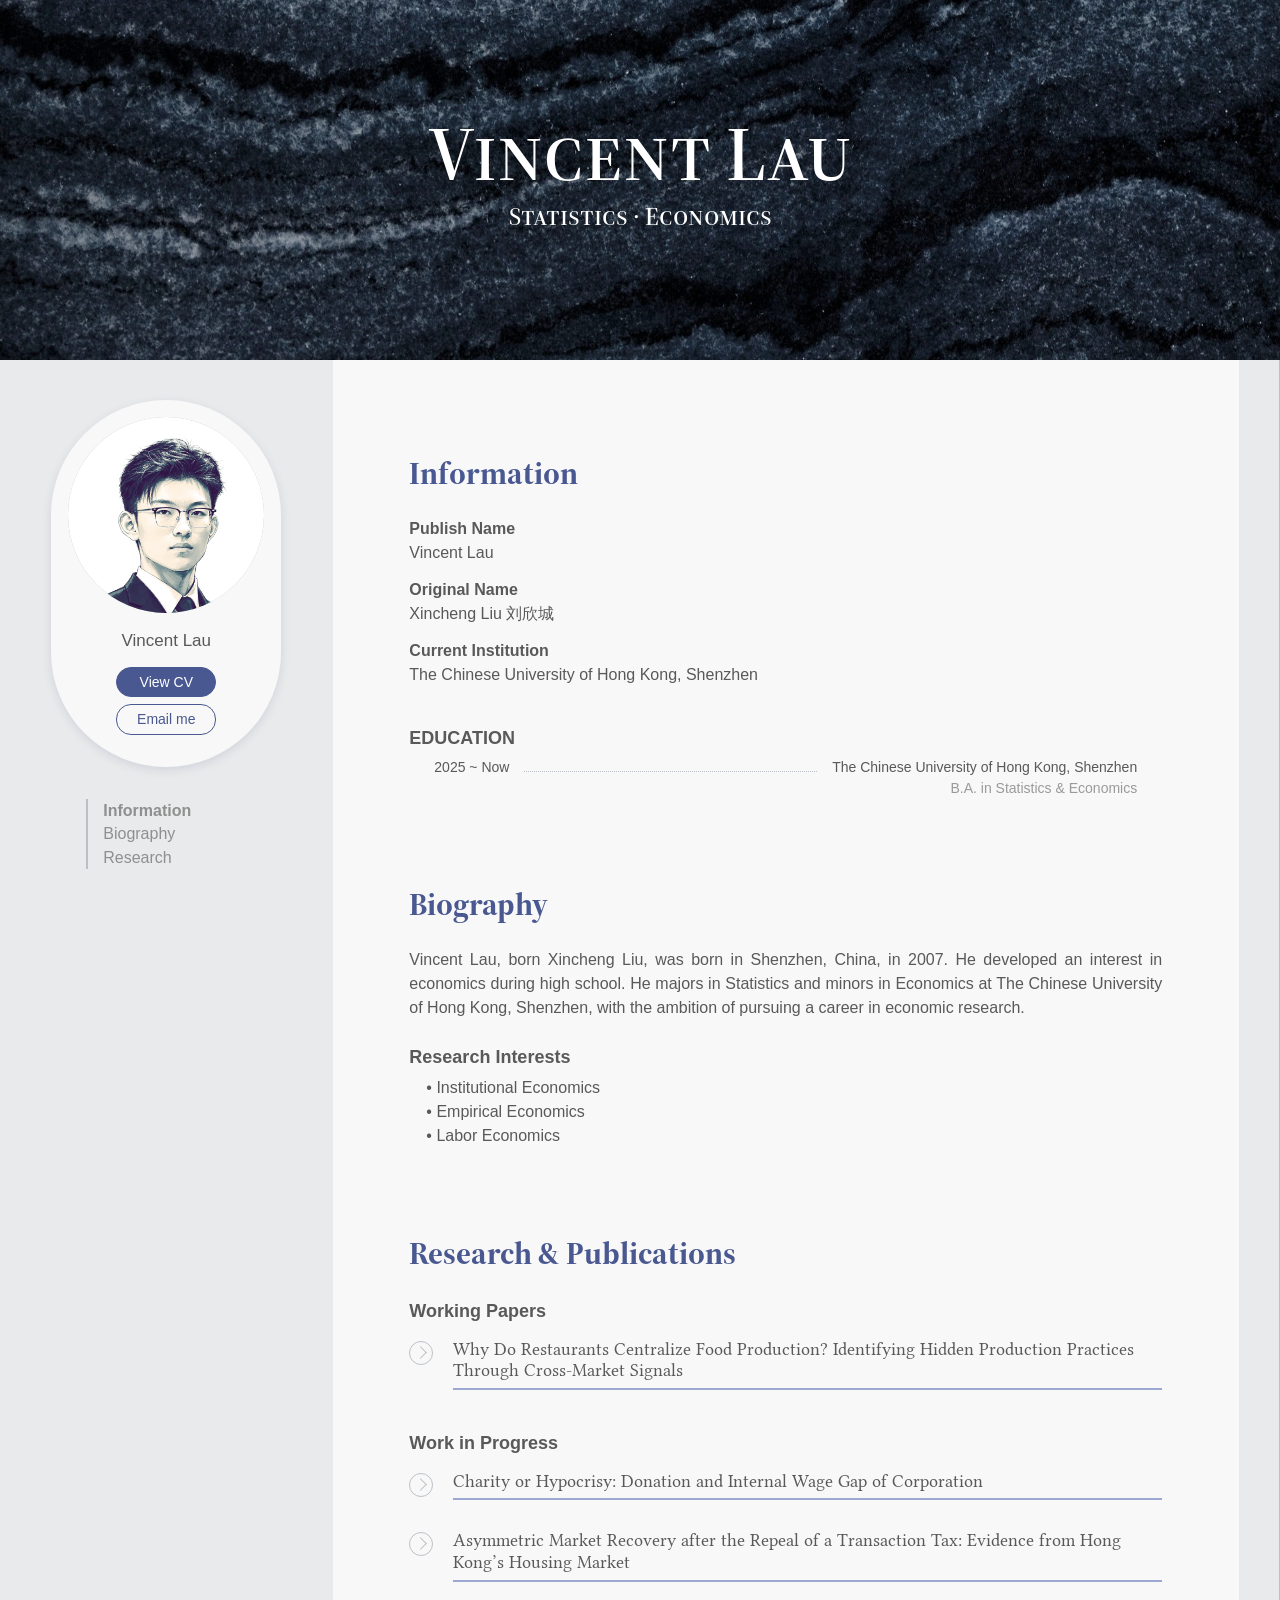
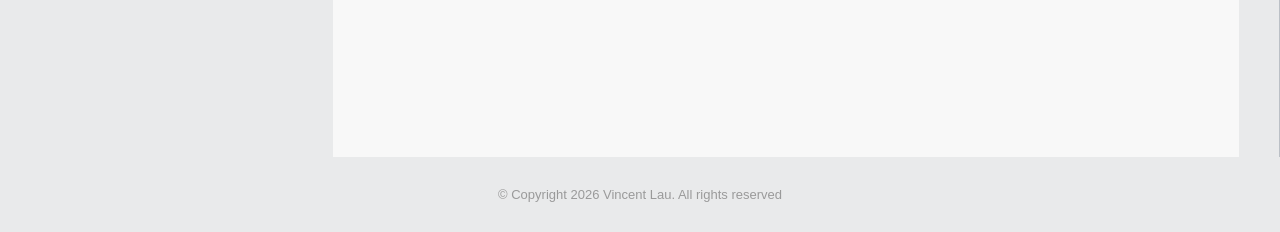
<file: docs/index.html>
<!doctype html>
<html lang="en">

<head>
  <meta charset="utf-8">
  <meta name="viewport" content="width=device-width, initial-scale=1">
  <title>Vincent Lau: Academic Page</title>
  <link rel="stylesheet" href="site.css">
  <link rel="icon" type="image/png" href="assets/images/icon.png">
</head>

<body>
  <header class="hero" aria-label="Introduction">
    <div class="hero-copy">
      <h1>Vincent Lau</h1>
      <p>Statistics &middot; Economics</p>
    </div>
  </header>

  <div class="site-body">
    <div class="layout">
      <aside class="sidebar" aria-label="Profile and navigation">
        <div class="sidebar-inner">
          <div class="profile-card">
            <img class="portrait" src="assets/images/profile.jpg" alt="Portrait of Vincent Lau">
            <div class="profile-name">Vincent Lau</div>
            <a class="pill solid" href="assets/cv/CV_Vincent_Lau.pdf" target="_blank" rel="noopener">
              View CV
            </a>
            <a class="pill outline" href="mailto:xinchengliu@link.cuhk.edu.cn">Email me</a>
          </div>
          <nav class="section-nav" aria-label="Page sections">
            <a href="#information" class="active">Information</a>
            <a href="#biography">Biography</a>
            <a href="#research">Research</a>
          </nav>
        </div>
      </aside>

      <main class="content">
        <section id="information" class="section information">
          <h2>Information</h2>
          <dl class="identity">
            <dt>Publish Name</dt>
            <dd>Vincent Lau</dd>
            <dt>Original Name</dt>
            <dd>Xincheng Liu <span lang="zh">刘欣城</span></dd>
            <dt>Current Institution</dt>
            <dd>The Chinese University of Hong Kong, Shenzhen</dd>
          </dl>
          <h3 class="kicker">Education</h3>
          <div class="education-row">
            <span class="education-date">2025 ~ Now</span>
            <span class="dots" aria-hidden="true"></span>
            <span class="education-detail">
              The Chinese University of Hong Kong, Shenzhen<br>
              <em>B.A. in Statistics &amp; Economics</em>
            </span>
          </div>
        </section>

        <section id="biography" class="section biography">
          <h2>Biography</h2>
          <p>
            Vincent Lau, born Xincheng Liu, was born in Shenzhen, China, in 2007.
            He developed an interest in economics during high school. He majors in
            Statistics and minors in Economics at The Chinese University of Hong Kong,
            Shenzhen, with the ambition of pursuing a career in economic research.
          </p>
          <h3>Research Interests</h3>
          <ul>
            <li>Institutional Economics</li>
            <li>Empirical Economics</li>
            <li>Labor Economics</li>
          </ul>
        </section>

        <section id="research" class="section research">
          <h2>Research &amp; Publications</h2>
                    <div class="research-group" id="working-papers">
            <h3>Working Papers</h3>
          <article class="paper">
            <button class="paper-trigger" type="button" aria-expanded="false" aria-controls="paper-1">
              <span class="toggle" aria-hidden="true"></span>
              <span class="paper-title">Why Do Restaurants Centralize Food Production? Identifying Hidden Production Practices Through Cross-Market Signals</span>
            </button>
            <div class="paper-panel is-closed" id="paper-1" inert>
              <div class="paper-panel-inner">
                <div class="paper-body">
                  <dl class="paper-fields">
                    <dt>Author:</dt>
                    <dd>Eric Wu<sup>†</sup>, Vincent Lau<sup>†</sup>, Kane Wu, Colin Sheng, Uchenna Cyril Eze*</dd>
                    <dt>Year:</dt>
                    <dd>2026</dd>
                    <dt class="abstract-label">Abstract:</dt>
                    <dd class="abstract">The growing centralization of food production has transformed restaurant operations, but its adoption is difficult to investigate because production arrangements are often unobservable to outsiders. This study examines the economic and institutional factors associated with restaurants&#x27; reliance on centralized production using a latent-variable approach. Building on the task-based framework, we propose that transferring culinary tasks from individual outlets to central kitchens or upstream suppliers reduces the relative demand for on-site culinary skills, making the chef-to-server wage ratio a potential indicator of hidden production arrangements. Using data from 311 restaurants across five Chinese cities, we estimate a Multiple Indicators Multiple Causes (MIMIC) model with the wage ratio and the proportion of negative reviews mentioning prepared meals as reflective indicators. Results show that centralized production reliance is negatively associated with the wage ratio and positively associated with commercial rent, chain scale, and restrictions on open-flame cooking. Robustness tests support these patterns. External validation further shows that restaurants with publicly documented centralized production have a significantly lower mean wage ratio than restaurants without such disclosures. These findings suggest that centralization reflects not only efficiency considerations but also local operating costs, institutional constraints, and the standardization requirements of chain expansion. The study also points out that opaque production practices in one market may be inferred from observable traces in an adjacent market.</dd>
                  </dl>
                  <a class="pill outline pdf-link" href="assets/papers/prepared-meals.pdf" target="_blank" rel="noopener">View PDF</a>
                </div>
              </div>
            </div>
          </article>
          </div>
          <div class="research-group" id="work-in-progress">
            <h3>Work in Progress</h3>
          <article class="paper">
            <button class="paper-trigger" type="button" aria-expanded="false" aria-controls="paper-2">
              <span class="toggle" aria-hidden="true"></span>
              <span class="paper-title">Charity or Hypocrisy: Donation and Internal Wage Gap of Corporation</span>
            </button>
            <div class="paper-panel is-closed" id="paper-2" inert>
              <div class="paper-panel-inner">
                <div class="paper-body">
                  <dl class="paper-fields">
                    <dt>Author:</dt>
                    <dd>Eric Wu<sup>†</sup>, Vincent Lau<sup>†</sup>, Uchenna Cyril Eze*</dd>
                    <dt>Year:</dt>
                    <dd>2026</dd>
                  </dl>

                </div>
              </div>
            </div>
          </article>
          <article class="paper">
            <button class="paper-trigger" type="button" aria-expanded="false" aria-controls="paper-3">
              <span class="toggle" aria-hidden="true"></span>
              <span class="paper-title">Asymmetric Market Recovery after the Repeal of a Transaction Tax: Evidence from Hong Kong’s Housing Market</span>
            </button>
            <div class="paper-panel is-closed" id="paper-3" inert>
              <div class="paper-panel-inner">
                <div class="paper-body">
                  <dl class="paper-fields">

                  </dl>

                </div>
              </div>
            </div>
          </article>
          </div>
        </section>
      </main>
    </div>
    <footer>© Copyright 2026 Vincent Lau. All rights reserved</footer>
  </div>
  <script src="site.js"></script>
</body>

</html>
</file>
<file: docs/site.css>
@font-face {
  font-family: "Libertinus Serif";
  src: url("assets/fonts/libertinus/LibertinusSerif-Regular.woff2") format("woff2");
  font-weight: 400;
  font-display: swap;
}

@font-face {
  font-family: "Libertinus Serif OTF";
  src: url("assets/fonts/libertinus/LibertinusSerif-Regular.otf") format("opentype");
  font-weight: 400;
  font-display: swap;
}

@font-face {
  font-family: "Libertinus Serif";
  src: url("assets/fonts/libertinus/LibertinusSerif-Semibold.woff2") format("woff2");
  font-weight: 600;
  font-display: swap;
}

@font-face {
  font-family: "Libertinus Serif Display";
  src: url("assets/fonts/libertinus/LibertinusSerifDisplay-Regular.woff2") format("woff2");
  font-weight: 400;
  font-display: swap;
}

@font-face {
  font-family: "Cormorant SC";
  src: url("assets/fonts/CormorantSC/CormorantSC-SemiBold.ttf") format("truetype");
  font-weight: 600;
  font-display: swap;
}

@font-face {
  font-family: "Cormorant GM";
  src: url("assets/fonts/CormorantGM/CormorantGaramond.ttf") format("truetype");
  /*font-weight: 600;*/
  font-display: swap;
}

@font-face {
  font-family: "Source Display";
  src: url("assets/fonts/Source/SourceSerif4Display-Bold.otf") format("opentype");
  font-weight: 700;
  font-display: swap;
}

@font-face {
  font-family: "Source Display";
  src: url("assets/fonts/Source/SourceSerif4Display-Semibold.otf") format("opentype");
  font-weight: 600;
  font-display: swap;
}

@font-face {
  font-family: "Source Display";
  src: url("assets/fonts/Source/SourceSerif4Display-Regular.otf") format("opentype");
  font-weight: 400;
  font-display: swap;
}

@font-face {
  font-family: "Source Display";
  src: url("assets/fonts/Source/SourceSerif4Display-Light.otf") format("opentype");
  font-weight: 300;
  font-display: swap;
}

@font-face {
  font-family: "Source";
  src: url("assets/fonts/Source/SourceSerif4Variable-Roman.otf") format("opentype");
  font-display: swap;
}

:root {
  --sidebar: #f8f8f8;
  --sidebarbg: #e9eaeb;
  --content: #f8f8f8;
  --page: #e9eaeb;
  --line: #bbc0c6;
  --nav: #8f8f8f;
  --muted: #9a9a9a;
  --text: #595959;
  --blue: #495890;
  --lightblue: #4571ad;
}

* {
  box-sizing: border-box;
}

html {
  scroll-behavior: smooth;
}

body {
  margin: 0;
  color: var(--text);
  background: var(--page);
  font-family: Arial, "Noto Sans CJK SC", "Source Han Sans SC", sans-serif;
  font-size: 16px;
  line-height: 1.5;
}

a {
  color: inherit;
}

.hero {
  height: min(40vh, 430px);
  min-height: 320px;
  position: sticky;
  top: 0;
  z-index: 0;
  display: grid;
  place-items: center;
  background:
    linear-gradient(rgba(0, 0, 0, 0.15), rgba(0, 0, 0, 0.15)),
    url("assets/images/home-banner.jpg") center / cover no-repeat;
  color: white;
  text-align: center;
}

.hero-copy {
  transform: translateY(-6px);
}

.hero h1 {
  margin: 0;
  font: 600 clamp(52px, 6vw, 82px)/1 "Source Display", Georgia, serif;
  font-variant-caps: small-caps;
  font-synthesis: none;
}

.hero p {
  margin: 8px 0 0;
  font: 600 clamp(25px, 2vw, 35px)/1.3 "Source Display", Georgia, serif;
  font-variant-caps: small-caps;
  font-synthesis: none;
}

.site-body {
  position: relative;
  z-index: 1;
  background: var(--page);
}

.layout {
  display: grid;
  grid-template-columns: minmax(260px, 26%) minmax(0, 1fr);
  max-width: 1750px;
  min-height: 1250px;
  margin: auto;
  border-right: 1px solid var(--line);
}

.sidebar {
  background: var(--sidebarbg);
  /*border-right: 1px solid var(--line);*/
}

.sidebar-inner {
  position: sticky;
  top: 24px;
  padding: 40px clamp(18px, 4vw, 64px) 40px;
}

.profile-card {
  width: 100%;
  max-width: 240px;
  margin: 0 auto;
  padding: 17px 17px 25px;
  /*border: 1px solid var(--line);*/
  border-radius: 150px;
  box-shadow: 0 3px 10px #49589026;
  text-align: center;
  background: var(--sidebar);
}

.portrait {
  display: block;
  width: 100%;
  aspect-ratio: 1;
  border-radius: 50%;
  object-fit: cover;
  object-position: center top;
  background: #b8b8b8;
}

.profile-name {
  margin: 15px 0 13px;
  color: var(--text);
  font-size: 17px;
}

.pill {
  display: block;
  width: 100px;
  padding: 6px 12px;
  border: 1.5px solid var(--blue);
  border-radius: 15px;
  margin: 7px auto;
  font-size: 14px;
  line-height: 1.2;
  text-align: center;
  text-decoration: none;
  cursor: pointer;
  transition: background-color .28s ease, color .28s ease, box-shadow .28s ease, transform .28s ease;
}

.pill.solid {
  background: var(--blue);
  color: white;
}

.pill.outline {
  background: transparent;
  color: var(--blue);
}

.pill.outline:hover,
.pill.outline:focus-visible {
  background: var(--blue);
  color: white;
  box-shadow: 0 3px 10px #49589026;
  transform: translateY(-1px);
}

.pill.solid:hover,
.pill.solid:focus-visible {
  background: #364575;
  color: white;
  box-shadow: 0 3px 10px #49589026;
  transform: translateY(-1px);
}

.pill:active {
  transform: translateY(0);
  box-shadow: none;
}

.pill:focus-visible,
.paper-trigger:focus-visible,
.section-nav a:focus-visible {
  outline: 2px solid var(--blue);
  outline-offset: 3px;
}

.section-nav {
  max-width: 220px;
  margin: 32px auto 0;
  padding-left: 15px;
  border-left: 2px solid var(--line);
  position: relative;
  left: 30px;
}

.section-nav a {
  display: block;
  color: var(--nav);
  font-size: 16px;
  text-decoration: none;
  line-height: 1.45;
}

.section-nav a.active,
.section-nav a:hover {
  font-weight: 700;
}

.content {
  min-width: 0;
  margin-right: 40px;
  padding: 96px clamp(32px, 6vw, 116px) 145px;
  background: var(--content);
  /*box-shadow: 0 3px 10px #49589026;*/
}

.section {
  scroll-margin-top: 30px;
  margin-bottom: 88px;
}

.section h2 {
  margin: 0 0 26px;
  color: var(--blue);
  font: 700 clamp(24px, 3vw, 32px)/1.1 "Source Display", Georgia, serif;
}

.section h3 {
  margin: 24px 0 5px;
  font-size: 18px;
  font-weight: 700;
}

.identity {
  margin: 0;
}

.identity dt {
  font-weight: 700;
  margin-top: 13px;
}

.identity dd {
  margin: 0;
}

.kicker {
  margin-top: 38px !important;
  text-transform: uppercase;
}

.education-row {
  display: flex;
  gap: 15px;
  align-items: baseline;
  max-width: 760px;
  padding: 0 25px;
  font-size: 14px;
}

.education-date {
  flex: 0 0 auto;
}

.dots {
  flex: 1;
  min-width: 30px;
  border-bottom: 1px dotted var(--line);
}

.education-detail {
  text-align: right;
}

.education-detail em {
  color: var(--muted);
  font-style: normal;
}

.biography p {
  max-width: 760px;
  margin: 0 0 22px;
  text-align: justify;
}

.biography ul {
  margin: 0;
  padding-left: 17px;
  list-style: none;
}

.biography li::before {
  content: "• ";
}

.research {
  max-width: 760px;
  margin-bottom: 0;
}

.research h3 {
  margin: 0 0px 14px;
}

.research-group+.research-group {
  margin-top: 40px;
}

.paper {
  margin: 0 0 30px;
}

.paper-trigger {
  display: flex;
  width: 100%;
  align-items: flex-start;
  gap: 20px;
  padding: 0;
  border: 0;
  background: none;
  text-align: left;
  cursor: pointer;
  color: var(--text);
  font: 400 18px/1.2 "Libertinus Serif", Georgia, serif;
}

.paper-trigger:hover,
.paper-trigger:focus-visible {
  color: var(--lightblue);
}


.toggle {
  width: 24px;
  height: 24px;
  flex: 0 0 24px;
  margin-top: 2px;
  border: 1.5px solid var(--line);
  border-radius: 50%;
  position: relative;
}

.toggle::after {
  content: "";
  position: absolute;
  width: 8px;
  height: 8px;
  border-right: 1.5px solid var(--line);
  border-bottom: 1.5px solid var(--line);
  left: 6px;
  top: 6px;
  transform: rotate(-45deg);
  transition: transform .32s ease;
}

.paper-trigger[aria-expanded="true"] .toggle::after {
  transform: rotate(45deg);
}

.paper-title {
  display: block;
  flex: 1;
  min-width: 0;
  padding: 0 0 6px;
  border-bottom: 2px solid #9ba9d0;
  overflow-wrap: break-word;
}

.paper-panel {
  display: grid;
  grid-template-rows: 1fr;
  opacity: 1;
  transition: grid-template-rows .38s ease, opacity .3s ease;
}

.paper-panel-inner {
  min-height: 0;
  overflow: hidden;
}

.paper-panel.is-closed {
  grid-template-rows: 0fr;
  opacity: 0;
}

.paper-body {
  margin: 8px 0 0 44px;
  color: var(--muted);
}

.paper-fields {
  display: grid;
  grid-template-columns: max-content minmax(0, 1fr);
  column-gap: 17px;
  margin: 0;
  font-size: 15px;
}

.paper-fields dt {
  font-weight: 700;
}

.paper-fields dd {
  margin: 0;
}

.paper-fields sup {
  font-size: .7em;
  line-height: 0;
  vertical-align: super;
}

.paper-fields .abstract-label,
.paper-fields .abstract {
  grid-column: 1 / -1;
}

.paper-fields .abstract {
  margin: 7px 0 0 5px;
  padding-left: 18px;
  border-left: 2px solid var(--line);
  text-align: justify;
}

.pill.outline.pdf-link {
  margin: 20px 0 0 0px;
  border-color: var(--muted);
  color: var(--muted);
}

.pill.outline.pdf-link:hover,
.pill.outline.pdf-link:focus-visible {
  background: var(--muted);
  color: white;
  box-shadow: 0 3px 10px #9a9a9a33;
}

footer {
  padding: 28px 16px;
  color: var(--muted);
  text-align: center;
  font-size: 13px;
}

@media (max-width: 760px) {
  body {
    font-size: 15px;
  }

  .hero {
    min-height: 250px;
    height: 34vh;
    padding: 20px;
  }

  .hero h1 {
    font-size: clamp(42px, 10vw, 66px);
  }

  .hero p {
    font-size: clamp(17px, 4.5vw, 22px);
  }

  .layout {
    display: block;
    min-height: 0;
    border-right: 0;
  }

  .sidebar {
    background: var(--content);
  }

  .sidebar-inner {
    position: static;
    display: block;
    padding: 24px 20px 18px;
  }

  .profile-card {
    display: grid;
    margin-top: 10px;
    grid-template-columns: clamp(78px, 22vw, 112px) minmax(0, 1fr);
    gap: 0 16px;
    align-items: center;
    max-width: 420px;
    padding: 14px;
    border-radius: 18px;
  }

  .portrait {
    grid-row: 1 / 4;
  }

  .profile-name {
    margin: 0 0 4px;
    text-align: left;
    font-size: 16px;
  }

  .profile-card .pill {
    width: min(100%, 124px);
    margin: 4px 0;
    padding: 6px 8px;
    font-size: 13px;
  }

  .section-nav {
    display: none;
    grid-template-columns: repeat(3, minmax(0, 1fr));
    gap: 8px;
    max-width: 420px;
    margin: 20px auto 0;
    padding: 11px 0 0;
    border-left: 0;
    border-top: 2px solid var(--line);
    text-align: center;
    left: 0px;
  }

  /*.section-nav a {
    font-size: clamp(12px, 3.5vw, 15px);
    white-space: nowrap;
  }*/

  .content {
    padding: 48px 24px 78px;
    margin-right: 0px;
    box-shadow: 0 0px 0px #49589026;
  }

  .section {
    margin-bottom: 68px;
  }

  .section h2 {
    font-size: clamp(30px, 7vw, 38px);
  }

  .education-row {
    display: block;
    padding: 0;
  }

  .education-date {
    display: block;
    color: var(--muted);
  }

  .dots {
    display: none;
  }

  .education-detail {
    display: block;
    margin-top: 3px;
    text-align: left;
    overflow-wrap: break-word;
  }

  .biography p {
    text-align: left;
  }

  .paper-trigger {
    gap: 10px;
    font-size: 17px;
  }

  .paper-body {
    margin-left: 0;
  }

  .paper-fields {
    grid-template-columns: 64px minmax(0, 1fr);
    gap: 4px 9px;
    font-size: 13px;
  }

  .paper-fields dd {
    min-width: 0;
    overflow-wrap: break-word;
  }

  .paper-fields .abstract {
    margin: 3px 0 0;
    padding-left: 12px;
    text-align: left;
  }

  .pill.outline.pdf-link {
    margin-left: 0;
  }
}

@media (max-width: 360px) {
  .sidebar-inner {
    padding-inline: 16px;
  }

  .profile-card {
    gap: 0 12px;
  }

  .content {
    padding-inline: 18px;
  }

  .section-nav {
    gap: 4px;
  }
}

@media (prefers-reduced-motion: reduce) {
  html {
    scroll-behavior: auto;
  }

  .pill,
  .toggle::after,
  .paper-panel {
    transition: none;
  }
}
</file>
